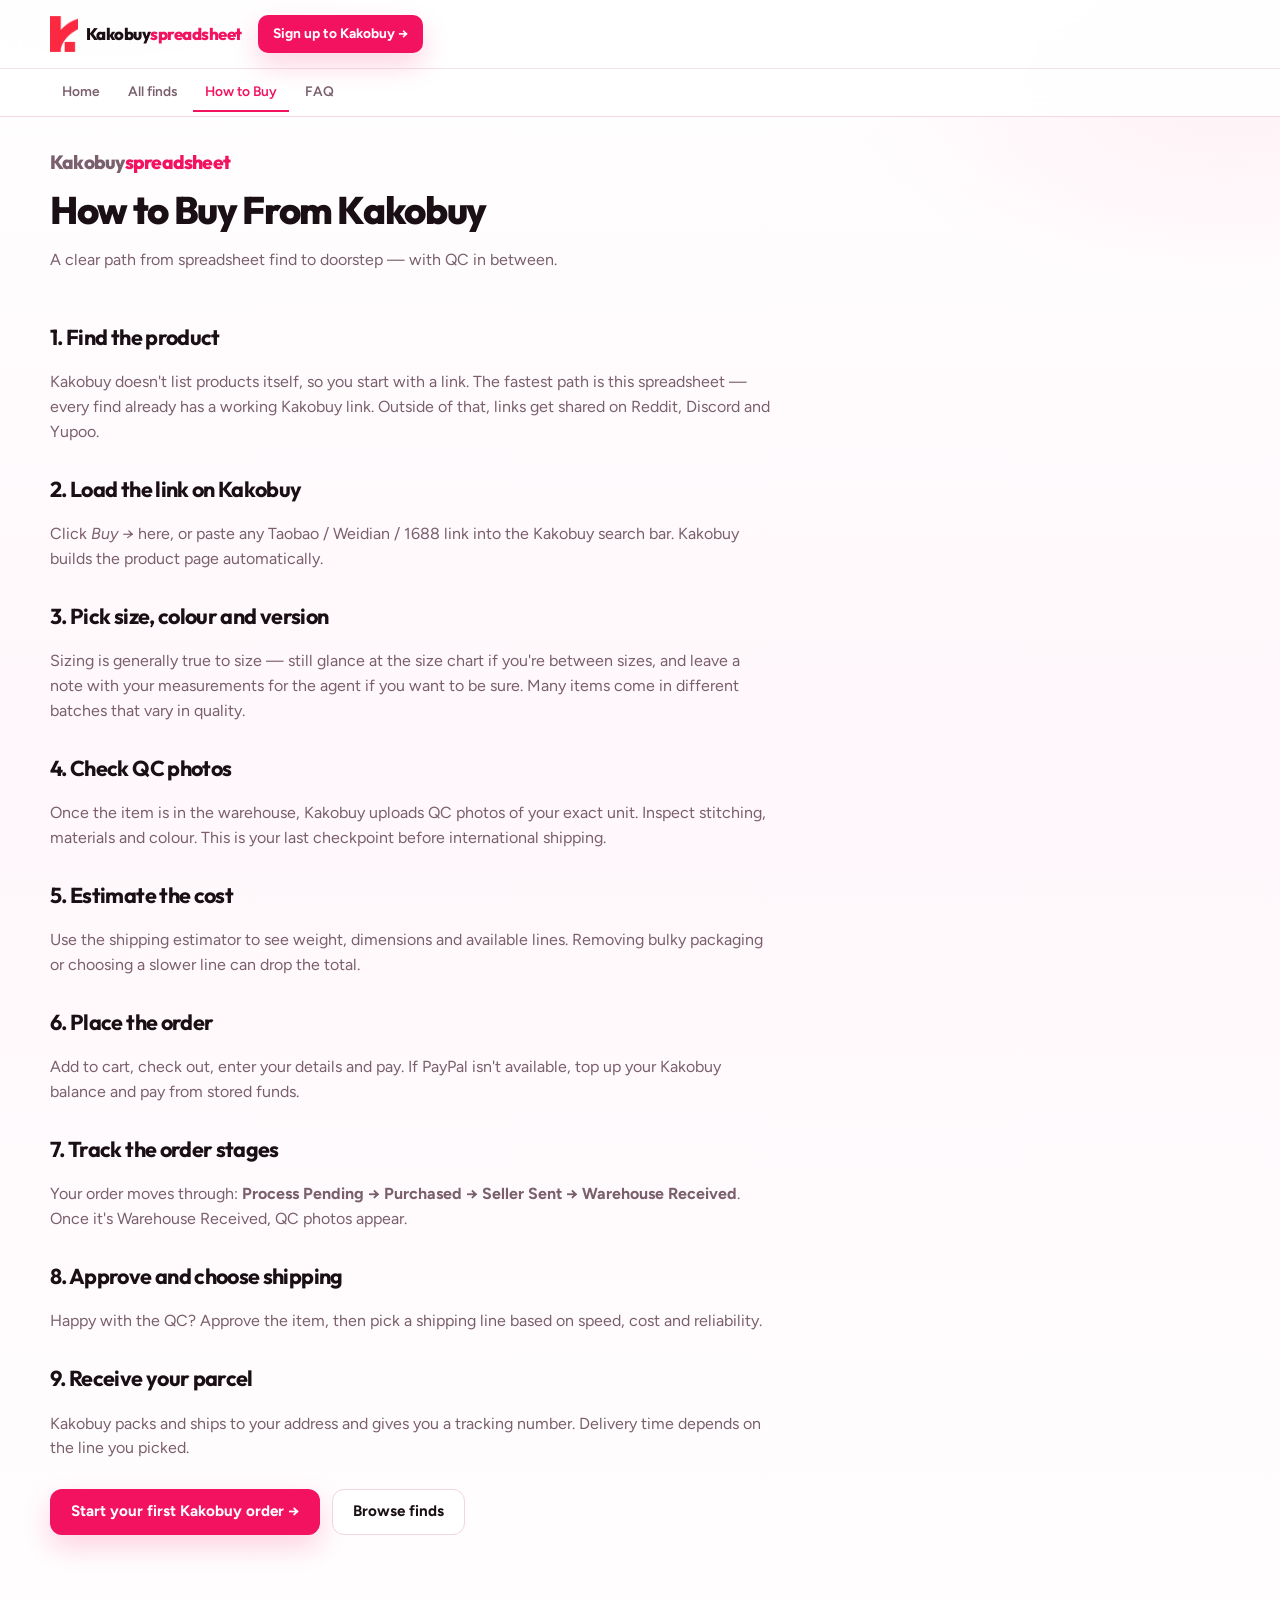
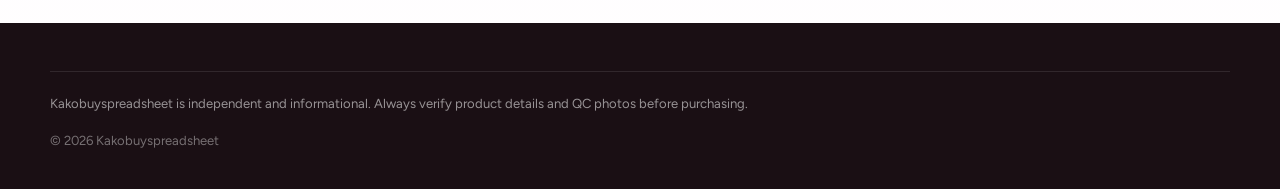
<file: guide.html>
<!DOCTYPE html>
<html lang="en">
<head>
  <meta charset="UTF-8" />
  <meta name="viewport" content="width=device-width, initial-scale=1" />
  <title>How to Buy — Kakobuyspreadsheet Guide</title>
  <meta name="description" content="Step-by-step Kakobuy buying guide: find a product, load the link, check QC photos, estimate shipping, and receive your haul." />
  <link rel="canonical" href="https://kakobuyselect.com/guide.html" />
  <link rel="icon" href="img/favicon.png" type="image/png" />
  <link rel="preconnect" href="https://fonts.googleapis.com" />
  <link rel="preconnect" href="https://fonts.gstatic.com" crossorigin />
  <link href="https://fonts.googleapis.com/css2?family=Figtree:wght@400;500;600;700&family=Outfit:wght@600;700;800&display=swap" rel="stylesheet" />
  <link rel="stylesheet" href="css/style.css" />
</head>
<body>
  <header class="site-header">
    <div class="wrap header-top">
      <a class="brand" href="/" aria-label="Kakobuyspreadsheet home">
        <img src="img/logo-k-transparent.png" alt="" width="28" height="36" />
        <span class="brand-text">Kakobuy<span>spreadsheet</span></span>
      </a>
      <div class="header-actions">
        <a class="btn btn-solid btn-sm" href="https://ikako.vip/r/9v88f" target="_blank" rel="noopener">Sign up to Kakobuy →</a>
        <button class="menu-toggle" type="button" id="menu-toggle" aria-label="Open menu" aria-expanded="false">
          <span></span><span></span><span></span>
        </button>
      </div>
    </div>
    <nav class="cat-nav" id="cat-nav" aria-label="Categories">
      <div class="wrap cat-nav-inner">
        <a href="/">Home</a>
        <a href="finds/">All finds</a>
        <a class="is-active" href="guide.html">How to Buy</a>
        <a href="/#faq">FAQ</a>
      </div>
    </nav>
  </header>

  <main class="wrap">
    <section class="page-hero">
      <p class="hero-brand" style="font-size:1.2rem;margin-bottom:8px">Kakobuy<em>spreadsheet</em></p>
      <h1>How to Buy From Kakobuy</h1>
      <p>A clear path from spreadsheet find to doorstep — with QC in between.</p>
    </section>

    <article class="guide-content section" style="padding-top:8px">
      <h2>1. Find the product</h2>
      <p>Kakobuy doesn't list products itself, so you start with a link. The fastest path is this spreadsheet — every find already has a working Kakobuy link. Outside of that, links get shared on Reddit, Discord and Yupoo.</p>

      <h2>2. Load the link on Kakobuy</h2>
      <p>Click <em>Buy →</em> here, or paste any Taobao / Weidian / 1688 link into the Kakobuy search bar. Kakobuy builds the product page automatically.</p>

      <h2>3. Pick size, colour and version</h2>
      <p>Sizing is generally true to size — still glance at the size chart if you're between sizes, and leave a note with your measurements for the agent if you want to be sure. Many items come in different batches that vary in quality.</p>

      <h2>4. Check QC photos</h2>
      <p>Once the item is in the warehouse, Kakobuy uploads QC photos of your exact unit. Inspect stitching, materials and colour. This is your last checkpoint before international shipping.</p>

      <h2>5. Estimate the cost</h2>
      <p>Use the shipping estimator to see weight, dimensions and available lines. Removing bulky packaging or choosing a slower line can drop the total.</p>

      <h2>6. Place the order</h2>
      <p>Add to cart, check out, enter your details and pay. If PayPal isn't available, top up your Kakobuy balance and pay from stored funds.</p>

      <h2>7. Track the order stages</h2>
      <p>Your order moves through: <strong>Process Pending → Purchased → Seller Sent → Warehouse Received</strong>. Once it's Warehouse Received, QC photos appear.</p>

      <h2>8. Approve and choose shipping</h2>
      <p>Happy with the QC? Approve the item, then pick a shipping line based on speed, cost and reliability.</p>

      <h2>9. Receive your parcel</h2>
      <p>Kakobuy packs and ships to your address and gives you a tracking number. Delivery time depends on the line you picked.</p>

      <p style="margin-top:28px">
        <a class="btn btn-solid" href="https://ikako.vip/r/9v88f" target="_blank" rel="noopener">Start your first Kakobuy order →</a>
        <a class="btn btn-ghost" href="finds/" style="margin-left:8px">Browse finds</a>
      </p>
    </article>
  </main>

  <footer class="site-footer">
    <div class="wrap footer-legal">
      <p>Kakobuyspreadsheet is independent and informational. Always verify product details and QC photos before purchasing.</p>
      <p class="copy">© 2026 Kakobuyspreadsheet</p>
    </div>
  </footer>

  <script>
    window.SITE_BASE = new URL("./", location.href).pathname.replace(/[^/]+$/, "");
    if (!window.SITE_BASE.endsWith("/")) window.SITE_BASE += "/";
  </script>
  <script src="js/analytics.js"></script>
  <script src="js/products.js"></script>
  <script src="js/main.js"></script>
</body>
</html>
</file>
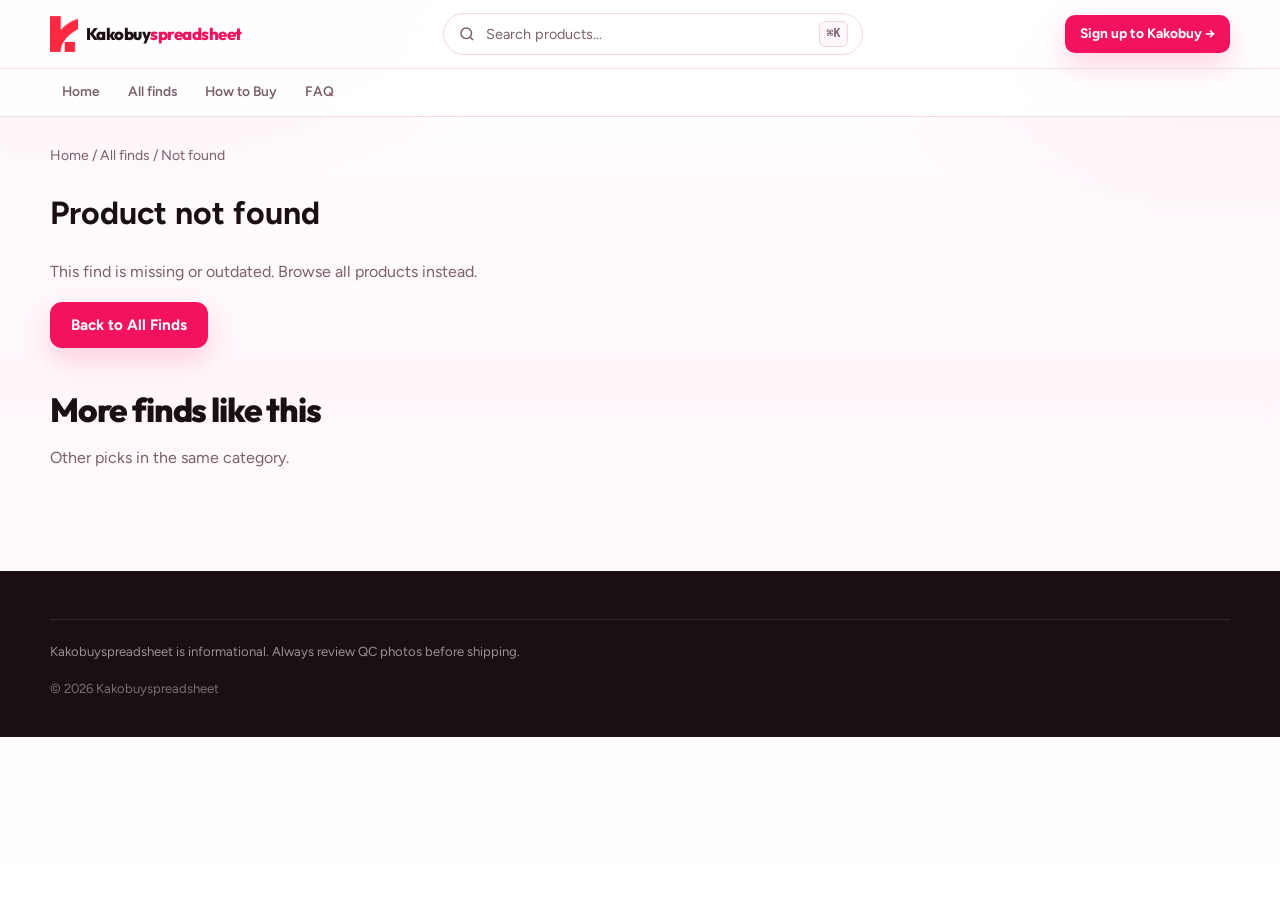
<file: item.html>
<!DOCTYPE html>
<html lang="en">
<head>
  <meta charset="UTF-8" />
  <meta name="viewport" content="width=device-width, initial-scale=1" />
  <title>Product | Kakobuyspreadsheet</title>
  <meta name="description" content="Kakobuyspreadsheet product details with USD pricing and direct Buy link." />
  <meta name="robots" content="index, follow, max-image-preview:large" />
  <link rel="canonical" href="https://kakobuyselect.com/item.html" />
  <link rel="icon" href="img/favicon.png" type="image/png" />
  <link rel="preconnect" href="https://fonts.googleapis.com" />
  <link rel="preconnect" href="https://fonts.gstatic.com" crossorigin />
  <link href="https://fonts.googleapis.com/css2?family=Figtree:wght@400;500;600;700&family=Outfit:wght@600;700;800&display=swap" rel="stylesheet" />
  <link rel="stylesheet" href="css/style.css" />
</head>
<body>
  <header class="site-header">
    <div class="wrap header-top">
      <a class="brand" href="/" aria-label="Kakobuyspreadsheet home">
        <img src="img/logo-k-transparent.png" alt="" width="28" height="36" />
        <span class="brand-text">Kakobuy<span>spreadsheet</span></span>
      </a>
      <button class="search-trigger" type="button" id="search-open" aria-label="Search products">
        <svg width="18" height="18" viewBox="0 0 24 24" fill="none" stroke="currentColor" stroke-width="2" aria-hidden="true"><circle cx="11" cy="11" r="7"/><path d="m20 20-3.5-3.5"/></svg>
        <span>Search products…</span>
        <kbd>⌘K</kbd>
      </button>
      <div class="header-actions">
        <a class="btn btn-solid btn-sm" href="https://ikako.vip/r/9v88f" target="_blank" rel="noopener">Sign up to Kakobuy →</a>
        <button class="menu-toggle" type="button" id="menu-toggle" aria-label="Open menu" aria-expanded="false">
          <span></span><span></span><span></span>
        </button>
      </div>
    </div>
    <nav class="cat-nav" id="cat-nav" aria-label="Categories">
      <div class="wrap cat-nav-inner">
        <a href="/">Home</a>
        <a href="finds/">All finds</a>
        <a href="guide.html">How to Buy</a>
        <a href="/#faq">FAQ</a>
      </div>
    </nav>
  </header>

  <main class="wrap item-page" id="item-page">
    <p class="item-crumb">Loading product…</p>
  </main>

  <section class="section related-section">
    <div class="wrap">
      <div class="section-head">
        <h2>More finds like this</h2>
        <p>Other picks in the same category.</p>
      </div>
      <div class="product-grid" id="related-grid"></div>
    </div>
  </section>

  <footer class="site-footer">
    <div class="wrap footer-legal">
      <p>Kakobuyspreadsheet is informational. Always review QC photos before shipping.</p>
      <p class="copy">© 2026 Kakobuyspreadsheet</p>
    </div>
  </footer>

  <div class="search-modal" id="search-modal" hidden>
    <div class="search-backdrop" data-close></div>
    <div class="search-panel" role="dialog" aria-modal="true" aria-label="Search products">
      <div class="search-bar">
        <svg width="18" height="18" viewBox="0 0 24 24" fill="none" stroke="currentColor" stroke-width="2" aria-hidden="true"><circle cx="11" cy="11" r="7"/><path d="m20 20-3.5-3.5"/></svg>
        <input type="search" id="search-input" placeholder="Search reps, brands, items…" autocomplete="off" />
        <button class="search-esc" type="button" data-close aria-label="Close search">Esc</button>
      </div>
      <div class="search-body">
        <div class="search-browse" id="search-browse">
          <div class="search-popular">
            <p class="search-section-label">Popular</p>
            <div class="search-popular-list" id="search-popular">
              <button type="button" data-q="Jordan 4">Jordan 4</button>
              <button type="button" data-q="Moncler">Moncler</button>
              <button type="button" data-q="Stone Island">Stone Island</button>
              <button type="button" data-q="Chrome Hearts" class="is-hot">Chrome Hearts</button>
              <button type="button" data-q="Corteiz">Corteiz</button>
              <button type="button" data-q="Ralph Lauren">Ralph Lauren</button>
              <button type="button" data-q="Nike Tech">Nike Tech</button>
              <button type="button" data-q="Trapstar">Trapstar</button>
            </div>
          </div>
          <div class="search-categories">
            <p class="search-section-label">Categories</p>
            <div class="search-cat-grid" id="search-cats">
              <a class="search-cat" href="finds/?cat=shoes"><span class="search-cat-icon" aria-hidden="true"><svg width="18" height="18" viewBox="0 0 24 24" fill="none" stroke="currentColor" stroke-width="1.7"><path d="M4 8h16l-1.2 9.2a2 2 0 0 1-2 1.8H7.2a2 2 0 0 1-2-1.8L4 8Z"/><path d="M9 8V6.5A2.5 2.5 0 0 1 11.5 4h1A2.5 2.5 0 0 1 15 6.5V8"/></svg></span>Shoes</a>
              <a class="search-cat" href="finds/?cat=tshirts"><span class="search-cat-icon" aria-hidden="true"><svg width="18" height="18" viewBox="0 0 24 24" fill="none" stroke="currentColor" stroke-width="1.7"><path d="M8 5 4 8v3l3-1v9h10V10l3 1V8l-4-3-2 2h-2L8 5Z"/></svg></span>T-Shirts</a>
              <a class="search-cat" href="finds/?cat=hoodies"><span class="search-cat-icon" aria-hidden="true"><svg width="18" height="18" viewBox="0 0 24 24" fill="none" stroke="currentColor" stroke-width="1.7"><path d="M9 6a3 3 0 0 1 6 0v2H9V6Z"/><path d="M8 8 4 10v10h16V10l-4-2"/><path d="M9 14h6"/></svg></span>Hoodies</a>
              <a class="search-cat" href="finds/?cat=jackets"><span class="search-cat-icon" aria-hidden="true"><svg width="18" height="18" viewBox="0 0 24 24" fill="none" stroke="currentColor" stroke-width="1.7"><path d="M8 6 4 9v11h16V9l-4-3-2 2h-4L8 6Z"/><path d="M12 8v12"/></svg></span>Jackets</a>
              <a class="search-cat" href="finds/?cat=bottoms"><span class="search-cat-icon" aria-hidden="true"><svg width="18" height="18" viewBox="0 0 24 24" fill="none" stroke="currentColor" stroke-width="1.7"><path d="M8 4h8l1 16h-4l-1-8-1 8H7L8 4Z"/></svg></span>Pants/Shorts</a>
              <a class="search-cat" href="finds/?cat=bags"><span class="search-cat-icon" aria-hidden="true"><svg width="18" height="18" viewBox="0 0 24 24" fill="none" stroke="currentColor" stroke-width="1.7"><path d="M6 9h12l-1 11H7L6 9Z"/><path d="M9 9V7a3 3 0 0 1 6 0v2"/></svg></span>Bags</a>
              <a class="search-cat" href="finds/?cat=watches"><span class="search-cat-icon" aria-hidden="true"><svg width="18" height="18" viewBox="0 0 24 24" fill="none" stroke="currentColor" stroke-width="1.7"><circle cx="12" cy="12" r="7"/><circle cx="12" cy="12" r="2"/></svg></span>Watches</a>
              <a class="search-cat" href="finds/?cat=accessories"><span class="search-cat-icon" aria-hidden="true"><svg width="18" height="18" viewBox="0 0 24 24" fill="none" stroke="currentColor" stroke-width="1.7"><path d="m12 3 2.2 6.6H21l-5.4 4 2.1 6.4L12 16.8 6.3 20l2.1-6.4L3 9.6h6.8L12 3Z"/></svg></span>Accessories</a>
            </div>
          </div>
        </div>
        <div class="search-results" id="search-results" hidden></div>
      </div>
    </div>
  </div>

  <script>
    window.SITE_BASE = new URL("./", location.href).pathname.replace(/[^/]+$/, "");
    if (!window.SITE_BASE.endsWith("/")) window.SITE_BASE += "/";
  </script>
  <script src="js/analytics.js"></script>
  <script src="js/products.js"></script>
  <script src="js/item.js"></script>
  <script src="js/main.js"></script>
</body>
</html>
</file>
<file: css/style.css>
:root {
  --bg: #ffffff;
  --bg-soft: #fff7fb;
  --bg-pink: #ffe8f2;
  --ink: #1a0f14;
  --muted: #7a5f6c;
  --line: #f3d4e3;
  --pink: #f31260;
  --pink-deep: #c9084f;
  --pink-mid: #ff4d8d;
  --pink-soft: #ffe4ef;
  --pink-glow: rgba(243, 18, 96, 0.18);
  --shadow: 0 18px 48px rgba(26, 15, 20, 0.08);
  --max: 1180px;
  --radius: 16px;
  --font-display: "Outfit", ui-sans-serif, system-ui, sans-serif;
  --font-body: "Figtree", ui-sans-serif, system-ui, sans-serif;
}

*,
*::before,
*::after { box-sizing: border-box; }

html { scroll-behavior: smooth; }

body {
  margin: 0;
  font-family: var(--font-body);
  color: var(--ink);
  background:
    radial-gradient(900px 480px at 8% -8%, rgba(243, 18, 96, 0.1), transparent 58%),
    radial-gradient(720px 400px at 96% 4%, rgba(255, 77, 141, 0.08), transparent 55%),
    linear-gradient(180deg, #ffffff 0%, var(--bg-soft) 42%, #ffffff 100%);
  line-height: 1.55;
  min-height: 100vh;
}

img { max-width: 100%; display: block; }
a { color: inherit; text-decoration: none; }
button { font: inherit; cursor: pointer; }
code {
  font-family: ui-monospace, SFMono-Regular, Menlo, monospace;
  background: var(--pink-soft);
  color: var(--pink-deep);
  padding: 0.1em 0.4em;
  border-radius: 6px;
  font-size: 0.92em;
}

.wrap {
  width: min(var(--max), calc(100% - 40px));
  margin: 0 auto;
}

.skip-link {
  position: absolute;
  left: -999px;
  top: 0;
  background: var(--pink);
  color: #fff;
  padding: 8px 14px;
  z-index: 100;
}
.skip-link:focus { left: 12px; top: 12px; }

/* Buttons */
.btn {
  display: inline-flex;
  align-items: center;
  justify-content: center;
  gap: 8px;
  min-height: 46px;
  padding: 0 20px;
  border-radius: 12px;
  border: 1.5px solid transparent;
  font-weight: 700;
  font-size: 0.95rem;
  transition: transform 0.2s ease, background 0.2s ease, color 0.2s ease, box-shadow 0.2s ease, border-color 0.2s ease;
}
.btn:hover { transform: translateY(-1px); }
.btn-sm { min-height: 38px; padding: 0 14px; font-size: 0.86rem; border-radius: 10px; }

.btn-solid {
  background: #F31260;
  color: #fff;
  box-shadow: 0 12px 28px var(--pink-glow);
}
.btn-solid:hover {
  background: #d90f54;
  box-shadow: 0 16px 34px rgba(243, 18, 96, 0.3);
}

.btn-light {
  background: #fff;
  color: var(--pink-deep);
  box-shadow: 0 10px 24px rgba(26, 15, 20, 0.12);
}
.btn-light:hover { background: var(--pink-soft); }

.btn-ghost {
  background: #fff;
  border-color: var(--line);
  color: var(--ink);
}
.btn-ghost:hover { border-color: var(--pink); color: var(--pink); }

.btn-outline {
  background: transparent;
  border-color: var(--line);
  color: var(--ink);
}
.btn-outline:hover { border-color: var(--pink); color: var(--pink); }

/* Header */
.site-header {
  position: sticky;
  top: 0;
  z-index: 50;
  background: rgba(255, 255, 255, 0.88);
  backdrop-filter: blur(16px);
  border-bottom: 1px solid rgba(243, 212, 227, 0.9);
}

.header-top {
  display: flex;
  align-items: center;
  gap: 16px;
  min-height: 68px;
}

.brand {
  display: flex;
  align-items: center;
  gap: 8px;
  flex: 0 0 auto;
}
.brand img { width: 28px; height: 36px; object-fit: contain; }
.brand-text {
  font-family: var(--font-display);
  font-weight: 800;
  font-size: 1.05rem;
  letter-spacing: -0.03em;
}
.brand-text span { color: var(--pink); }

.search-trigger {
  flex: 1 1 auto;
  max-width: 420px;
  margin: 0 auto;
  display: flex;
  align-items: center;
  gap: 10px;
  min-height: 42px;
  padding: 0 14px;
  border-radius: 999px;
  border: 1px solid var(--line);
  background: #fff;
  color: var(--muted);
  transition: border-color 0.2s ease, box-shadow 0.2s ease;
}
.search-trigger:hover,
.search-trigger:focus-visible {
  border-color: var(--pink);
  box-shadow: 0 0 0 3px var(--pink-glow);
  outline: none;
}
.search-trigger span { flex: 1; text-align: left; font-size: 0.9rem; }
.search-trigger kbd,
.search-bar kbd {
  font-size: 0.72rem;
  font-weight: 600;
  padding: 3px 7px;
  border-radius: 6px;
  border: 1px solid var(--line);
  background: var(--bg-soft);
  color: var(--muted);
}

.header-actions {
  display: flex;
  align-items: center;
  gap: 10px;
  flex: 0 0 auto;
}

.icon-btn {
  width: 40px;
  height: 40px;
  border-radius: 10px;
  border: 1px solid transparent;
  background: transparent;
  color: var(--ink);
  display: grid;
  place-items: center;
}
.icon-btn:hover { background: var(--pink-soft); color: var(--pink); }

.agent-chip,
.currency-chip {
  display: inline-flex;
  align-items: center;
  gap: 6px;
  min-height: 36px;
  padding: 0 10px;
  border-radius: 10px;
  border: 1px solid var(--line);
  background: #fff;
  font-size: 0.82rem;
  font-weight: 700;
}
.agent-chip img { width: 14px; height: 18px; object-fit: contain; }

.menu-toggle {
  display: none;
  width: 42px;
  height: 42px;
  border: 1px solid var(--line);
  border-radius: 12px;
  background: #fff;
  align-items: center;
  justify-content: center;
  flex-direction: column;
  gap: 5px;
}
.menu-toggle span {
  width: 18px;
  height: 2px;
  background: var(--ink);
  border-radius: 2px;
}

.cat-nav {
  border-top: 1px solid rgba(243, 212, 227, 0.7);
  overflow-x: auto;
  scrollbar-width: none;
}
.cat-nav::-webkit-scrollbar { display: none; }
.cat-nav-inner {
  display: flex;
  align-items: center;
  gap: 4px;
  min-height: 46px;
  padding: 4px 0;
}
.cat-nav a {
  flex: 0 0 auto;
  padding: 8px 12px;
  font-size: 0.86rem;
  font-weight: 600;
  color: var(--muted);
  border-bottom: 2px solid transparent;
  transition: color 0.2s ease, border-color 0.2s ease;
}
.cat-nav a:hover { color: var(--ink); }
.cat-nav a.is-active {
  color: var(--pink);
  border-bottom-color: var(--pink);
}

/* Hero */
.hero {
  position: relative;
  padding: 56px 0 28px;
  overflow: hidden;
  isolation: isolate;
}

.hero-atmosphere {
  position: absolute;
  inset: 0;
  background:
    radial-gradient(ellipse 60% 70% at 70% 40%, rgba(243, 18, 96, 0.12), transparent 70%),
    linear-gradient(120deg, transparent 40%, rgba(255, 228, 239, 0.5) 100%);
  pointer-events: none;
  z-index: 0;
  animation: drift 12s ease-in-out infinite alternate;
}

@keyframes drift {
  from { transform: translate3d(0, 0, 0) scale(1); }
  to { transform: translate3d(-12px, 8px, 0) scale(1.03); }
}

.hero-grid {
  position: relative;
  z-index: 1;
  display: grid;
  grid-template-columns: 1.15fr 0.85fr;
  gap: 36px;
  align-items: center;
}

.hero-brand {
  margin: 0 0 10px;
  font-family: var(--font-display);
  font-size: clamp(1.6rem, 3.2vw, 2.2rem);
  font-weight: 800;
  letter-spacing: -0.04em;
  line-height: 1;
}
.hero-brand em {
  font-style: normal;
  color: var(--pink);
}

.hero-copy h1 {
  margin: 0 0 16px;
  font-family: var(--font-display);
  font-size: clamp(2rem, 4.2vw, 3.1rem);
  font-weight: 800;
  letter-spacing: -0.04em;
  line-height: 1.08;
}
.hero-copy h1 span { color: var(--pink); }

.hero-lede {
  margin: 0 0 24px;
  max-width: 34rem;
  color: var(--muted);
  font-size: 1.05rem;
}
.hero-lede strong { color: var(--ink); }

.hero-actions {
  display: flex;
  flex-wrap: wrap;
  align-items: center;
  gap: 12px;
}

.updated-pill {
  display: inline-flex;
  align-items: center;
  min-height: 40px;
  padding: 0 14px;
  border-radius: 999px;
  background: var(--bg-pink);
  color: var(--pink-deep);
  font-size: 0.84rem;
  font-weight: 700;
}

.hero-promo {
  position: relative;
  overflow: hidden;
  min-height: 260px;
  padding: 32px 28px;
  border-radius: 24px;
  background: linear-gradient(145deg, #ff6b9d 0%, var(--pink) 45%, var(--pink-deep) 100%);
  color: #fff;
  box-shadow: 0 24px 60px rgba(243, 18, 96, 0.28);
  animation: promoIn 0.7s cubic-bezier(0.22, 1, 0.36, 1) both;
}

@keyframes promoIn {
  from { opacity: 0; transform: translateY(18px) scale(0.98); }
  to { opacity: 1; transform: none; }
}

.promo-eyebrow {
  margin: 0 0 10px;
  font-size: 0.85rem;
  font-weight: 600;
  opacity: 0.9;
}
.hero-promo h2 {
  margin: 0 0 22px;
  max-width: 14ch;
  font-family: var(--font-display);
  font-size: clamp(1.5rem, 2.4vw, 1.9rem);
  font-weight: 800;
  letter-spacing: -0.03em;
  line-height: 1.15;
}

.promo-ticket {
  position: absolute;
  right: 18px;
  bottom: 18px;
  width: 110px;
  height: 140px;
  border-radius: 14px;
  background: #fff;
  color: var(--pink-deep);
  display: flex;
  flex-direction: column;
  align-items: center;
  justify-content: center;
  gap: 2px;
  box-shadow: 0 16px 40px rgba(26, 15, 20, 0.18);
  transform: rotate(8deg);
  animation: ticketFloat 4s ease-in-out infinite;
}
.promo-ticket span {
  font-size: 0.65rem;
  font-weight: 800;
  letter-spacing: 0.12em;
}
.promo-ticket strong {
  font-family: var(--font-display);
  font-size: 1.8rem;
  line-height: 1;
}
.promo-ticket small {
  font-size: 0.65rem;
  font-weight: 700;
  letter-spacing: 0.08em;
}

@keyframes ticketFloat {
  0%, 100% { transform: rotate(8deg) translateY(0); }
  50% { transform: rotate(6deg) translateY(-6px); }
}

/* Coupons */
.coupons { padding: 8px 0 12px; }
.coupons-row {
  display: grid;
  grid-template-columns: 1fr 1fr;
  gap: 14px;
}
.coupon {
  display: flex;
  align-items: center;
  gap: 16px;
  padding: 16px 18px;
  border-radius: var(--radius);
  border: 1px solid var(--line);
  background: #fff;
  box-shadow: var(--shadow);
}
.coupon-badge {
  flex: 0 0 auto;
  min-width: 84px;
  padding: 10px 12px;
  border-radius: 12px;
  background: linear-gradient(135deg, var(--pink-mid), var(--pink));
  color: #fff;
  font-family: var(--font-display);
  font-weight: 800;
  font-size: 0.82rem;
  text-align: center;
  letter-spacing: -0.02em;
}
.coupon-badge.soft {
  background: var(--pink-soft);
  color: var(--pink-deep);
}
.coupon strong { display: block; font-size: 0.98rem; }
.coupon p { margin: 2px 0 0; color: var(--muted); font-size: 0.86rem; }
.coupon .btn { margin-left: auto; }

/* Sections */
.section { padding: 48px 0; }
.section-head { margin-bottom: 28px; max-width: 40rem; }
.section-head h2 {
  margin: 0 0 10px;
  font-family: var(--font-display);
  font-size: clamp(1.55rem, 2.8vw, 2.1rem);
  font-weight: 800;
  letter-spacing: -0.035em;
}
.section-head p { margin: 0; color: var(--muted); }
.section-cta { margin-top: 28px; }

/* Category circles */
.cat-circles {
  display: grid;
  grid-template-columns: repeat(12, minmax(0, 1fr));
  gap: 12px;
}
.cat-circles a {
  display: flex;
  flex-direction: column;
  align-items: center;
  gap: 10px;
  text-align: center;
  font-size: 0.78rem;
  font-weight: 700;
  color: var(--ink);
  transition: transform 0.2s ease, color 0.2s ease;
}
.cat-circles a:hover {
  transform: translateY(-3px);
  color: var(--pink);
}
.cat-dot {
  width: 72px;
  height: 72px;
  border-radius: 50%;
  overflow: hidden;
  border: 2px solid var(--line);
  background: var(--bg-soft);
  box-shadow: 0 8px 20px rgba(26, 15, 20, 0.06);
  transition: border-color 0.2s ease, box-shadow 0.2s ease;
}
.cat-circles a:hover .cat-dot {
  border-color: var(--pink);
  box-shadow: 0 10px 24px var(--pink-glow);
}
.cat-dot img {
  width: 100%;
  height: 100%;
  object-fit: cover;
}

/* Product grid */
.product-grid {
  display: grid;
  grid-template-columns: repeat(4, minmax(0, 1fr));
  gap: 16px;
}

.product-card {
  display: flex;
  flex-direction: column;
  border-radius: 18px;
  border: 1px solid var(--line);
  background: #fff;
  overflow: hidden;
  box-shadow: 0 10px 28px rgba(26, 15, 20, 0.05);
  transition: transform 0.22s ease, box-shadow 0.22s ease, border-color 0.22s ease;
}

.product-card:hover {
  transform: translateY(-4px);
  border-color: #f7b8d0;
  box-shadow: 0 18px 40px rgba(243, 18, 96, 0.12);
}

.product-media {
  position: relative;
  aspect-ratio: 1;
  background: var(--bg-soft);
  overflow: hidden;
}
.product-media img {
  width: 100%;
  height: 100%;
  object-fit: cover;
  transition: transform 0.35s ease;
}
.product-card:hover .product-media img { transform: scale(1.04); }

.fav-btn {
  position: absolute;
  top: 10px;
  right: 10px;
  width: 34px;
  height: 34px;
  border-radius: 50%;
  border: none;
  background: rgba(255, 255, 255, 0.92);
  color: var(--muted);
  display: grid;
  place-items: center;
  box-shadow: 0 4px 12px rgba(26, 15, 20, 0.1);
}
.fav-btn:hover,
.fav-btn.is-on { color: var(--pink); }

.product-body {
  display: flex;
  flex-direction: column;
  gap: 6px;
  padding: 14px 14px 16px;
  flex: 1;
}
.product-cat {
  font-size: 0.68rem;
  font-weight: 700;
  letter-spacing: 0.08em;
  text-transform: uppercase;
  color: var(--muted);
}
.product-title {
  margin: 0;
  font-size: 0.98rem;
  font-weight: 700;
  letter-spacing: -0.02em;
  line-height: 1.3;
}
.product-title a:hover { color: var(--pink); }
.product-media > a {
  display: block;
  width: 100%;
  height: 100%;
}
.product-price {
  margin: 2px 0 10px;
  font-family: var(--font-display);
  font-size: 1.15rem;
  font-weight: 800;
  color: var(--ink);
}
.product-actions {
  display: grid;
  grid-template-columns: 1fr 1.2fr;
  gap: 8px;
  margin-top: auto;
}
.product-actions .btn {
  min-height: 38px;
  padding: 0 10px;
  font-size: 0.78rem;
  border-radius: 10px;
}

/* How steps */
.steps {
  list-style: none;
  margin: 0 0 24px;
  padding: 0;
  display: grid;
  grid-template-columns: repeat(3, 1fr);
  gap: 16px;
}
.steps li {
  padding: 22px 20px;
  border-radius: var(--radius);
  border: 1px solid var(--line);
  background: #fff;
}
.step-num {
  display: block;
  margin-bottom: 10px;
  font-family: var(--font-display);
  font-size: 2rem;
  font-weight: 800;
  color: var(--pink);
  line-height: 1;
}
.steps h3 {
  margin: 0 0 8px;
  font-size: 1.05rem;
}
.steps p {
  margin: 0;
  color: var(--muted);
  font-size: 0.94rem;
}

/* About */
.about-grid {
  display: grid;
  grid-template-columns: 1.1fr 0.9fr;
  gap: 36px;
  align-items: center;
}
.about-agent h2 {
  margin: 0 0 14px;
  font-family: var(--font-display);
  font-size: clamp(1.55rem, 2.8vw, 2.1rem);
  font-weight: 800;
  letter-spacing: -0.035em;
}
.about-agent p {
  color: var(--muted);
  margin: 0 0 14px;
}
.about-agent .btn { margin-top: 8px; }
.about-visual {
  margin: 0;
  border-radius: 24px;
  overflow: hidden;
  border: 1px solid var(--line);
  box-shadow: var(--shadow);
}
.about-visual img {
  width: 100%;
  aspect-ratio: 4/5;
  object-fit: cover;
}

/* Why */
.why-grid {
  display: grid;
  grid-template-columns: repeat(4, 1fr);
  gap: 14px;
}
.why-grid article {
  padding: 22px 18px;
  border-radius: var(--radius);
  background: #fff;
  border: 1px solid var(--line);
}
.why-grid h3 {
  margin: 0 0 8px;
  font-size: 1.02rem;
}
.why-grid p {
  margin: 0;
  color: var(--muted);
  font-size: 0.92rem;
}

/* FAQ */
.faq-wrap { max-width: 760px; }
.faq-list { display: flex; flex-direction: column; gap: 10px; }
.faq-list details {
  border: 1px solid var(--line);
  border-radius: 14px;
  background: #fff;
  padding: 4px 18px;
}
.faq-list summary {
  cursor: pointer;
  list-style: none;
  padding: 16px 0;
  font-weight: 700;
  font-size: 1rem;
  position: relative;
  padding-right: 28px;
}
.faq-list summary::-webkit-details-marker { display: none; }
.faq-list summary::after {
  content: "+";
  position: absolute;
  right: 0;
  top: 50%;
  transform: translateY(-50%);
  color: var(--pink);
  font-size: 1.3rem;
  font-weight: 700;
}
.faq-list details[open] summary::after { content: "–"; }
.faq-list details p {
  margin: 0 0 16px;
  color: var(--muted);
}

/* Footer */
.site-footer {
  margin-top: 24px;
  padding: 48px 0 28px;
  background: #1a0f14;
  color: rgba(255, 255, 255, 0.78);
}
.footer-grid {
  display: grid;
  grid-template-columns: 1.4fr 1fr 1fr;
  gap: 32px;
  margin-bottom: 36px;
}
.footer-brand-block .brand-text { color: #fff; }
.footer-brand-block .brand-text span { color: var(--pink-mid); }
.footer-brand-block p {
  margin: 12px 0 0;
  max-width: 28rem;
  font-size: 0.92rem;
}
.site-footer h3 {
  margin: 0 0 14px;
  color: #fff;
  font-size: 0.9rem;
  letter-spacing: 0.04em;
  text-transform: uppercase;
}
.footer-links {
  display: flex;
  flex-direction: column;
  gap: 8px;
}
.footer-links a {
  font-size: 0.92rem;
  color: rgba(255, 255, 255, 0.7);
  transition: color 0.2s ease;
}
.footer-links a:hover { color: var(--pink-mid); }
.footer-legal {
  border-top: 1px solid rgba(255, 255, 255, 0.1);
  padding-top: 22px;
}
.footer-legal p {
  margin: 0 0 10px;
  font-size: 0.82rem;
  line-height: 1.55;
  color: rgba(255, 255, 255, 0.55);
}
.footer-legal .copy {
  margin-top: 16px;
  color: rgba(255, 255, 255, 0.4);
}

/* Search modal */
.search-modal[hidden] { display: none; }
.search-modal {
  position: fixed;
  inset: 0;
  z-index: 80;
  display: grid;
  place-items: start center;
  padding: 10vh 16px 24px;
}
.search-backdrop {
  position: absolute;
  inset: 0;
  background: rgba(26, 15, 20, 0.4);
  backdrop-filter: blur(4px);
}
.search-panel {
  position: relative;
  width: min(560px, 100%);
  border-radius: 20px;
  background: #fff;
  box-shadow: 0 28px 80px rgba(26, 15, 20, 0.22);
  overflow: hidden;
  animation: promoIn 0.28s ease both;
}
.search-bar {
  display: flex;
  align-items: center;
  gap: 10px;
  margin: 16px 16px 0;
  padding: 0 14px;
  min-height: 48px;
  border-radius: 999px;
  border: 1px solid var(--line);
  background: #f6f2f4;
  color: var(--muted);
}
.search-bar input {
  flex: 1;
  border: none;
  outline: none;
  font: inherit;
  font-size: 0.98rem;
  color: var(--ink);
  background: transparent;
}
.search-bar input::placeholder { color: #9a8490; }
.search-esc {
  flex: 0 0 auto;
  min-height: 28px;
  padding: 0 10px;
  border-radius: 999px;
  border: 1px solid var(--line);
  background: #fff;
  color: var(--pink);
  font-size: 0.72rem;
  font-weight: 700;
  letter-spacing: 0.02em;
  cursor: pointer;
}
.search-esc:hover { background: var(--pink-soft); }

.search-body {
  max-height: min(68vh, 520px);
  overflow: auto;
  padding: 18px 20px 22px;
}
.search-browse[hidden],
.search-results[hidden] { display: none; }

.search-section-label {
  margin: 0 0 12px;
  font-size: 0.72rem;
  font-weight: 700;
  letter-spacing: 0.1em;
  text-transform: uppercase;
  color: #9a8490;
}
.search-popular { margin-bottom: 22px; }
.search-popular-list {
  display: flex;
  flex-wrap: wrap;
  gap: 10px 18px;
}
.search-popular-list button {
  border: none;
  background: none;
  padding: 0;
  font-size: 0.98rem;
  font-weight: 700;
  color: var(--ink);
  letter-spacing: -0.01em;
}
.search-popular-list button:hover,
.search-popular-list button.is-hot {
  color: #F31260;
}

.search-cat-grid {
  display: grid;
  grid-template-columns: repeat(4, minmax(0, 1fr));
  gap: 10px 12px;
}
.search-cat {
  display: flex;
  align-items: center;
  gap: 10px;
  min-height: 44px;
  padding: 6px 4px;
  border-radius: 12px;
  color: var(--ink);
  font-size: 0.9rem;
  font-weight: 700;
  transition: background 0.15s ease, color 0.15s ease;
}
.search-cat:hover {
  background: var(--pink-soft);
  color: #F31260;
}
.search-cat-icon {
  width: 36px;
  height: 36px;
  border-radius: 10px;
  background: #f3eef1;
  color: var(--ink);
  display: grid;
  place-items: center;
  flex: 0 0 auto;
}
.search-cat:hover .search-cat-icon {
  background: #ffe0ec;
  color: #F31260;
}

.search-results { padding: 4px 0 0; }
.search-see-all {
  display: flex;
  align-items: center;
  justify-content: space-between;
  margin-bottom: 8px;
  padding: 10px 12px;
  border-radius: 12px;
  background: var(--pink-soft);
  color: #F31260;
  font-size: 0.9rem;
  font-weight: 700;
}
.search-see-all:hover { background: #ffd6e6; }
.search-empty {
  padding: 28px 8px;
  text-align: center;
  color: var(--muted);
  font-size: 0.92rem;
}
.search-item {
  display: flex;
  align-items: center;
  gap: 12px;
  padding: 10px 8px;
  border-radius: 12px;
  transition: background 0.15s ease;
}
.search-item:hover { background: var(--pink-soft); }
.search-item img {
  width: 48px;
  height: 48px;
  border-radius: 10px;
  object-fit: cover;
  background: var(--bg-soft);
}
.search-item strong {
  display: block;
  font-size: 0.92rem;
}
.search-item span {
  font-size: 0.82rem;
  color: var(--muted);
}

@media (max-width: 640px) {
  .search-cat-grid { grid-template-columns: repeat(2, minmax(0, 1fr)); }
}

/* Finds page */
.page-hero {
  padding: 36px 0 12px;
}
.page-hero h1 {
  margin: 0 0 8px;
  font-family: var(--font-display);
  font-size: clamp(1.8rem, 3.2vw, 2.4rem);
  font-weight: 800;
  letter-spacing: -0.035em;
}
.page-hero p { margin: 0; color: var(--muted); }

.filter-bar {
  display: flex;
  flex-wrap: wrap;
  gap: 8px;
  margin: 20px 0 24px;
}
.filter-bar button {
  min-height: 36px;
  padding: 0 14px;
  border-radius: 999px;
  border: 1px solid var(--line);
  background: #fff;
  font-size: 0.84rem;
  font-weight: 700;
  color: var(--muted);
}
.filter-bar button.is-active,
.filter-bar button:hover {
  border-color: var(--pink);
  color: var(--pink);
  background: var(--pink-soft);
}

/* Item detail */
.item-page { padding: 28px 0 8px; }
.item-crumb {
  margin: 0 0 20px;
  font-size: 0.88rem;
  color: var(--muted);
}
.item-crumb a:hover { color: var(--pink); }
.item-layout {
  display: grid;
  grid-template-columns: 1.05fr 0.95fr;
  gap: 36px;
  align-items: start;
}
.item-gallery {
  position: relative;
  border-radius: 22px;
  overflow: hidden;
  border: 1px solid var(--line);
  background: var(--bg-soft);
  box-shadow: var(--shadow);
}
.item-gallery img {
  width: 100%;
  aspect-ratio: 1;
  object-fit: cover;
}
.item-badge {
  position: absolute;
  top: 14px;
  left: 14px;
  z-index: 1;
  padding: 6px 12px;
  border-radius: 999px;
  background: #F31260;
  color: #fff;
  font-size: 0.75rem;
  font-weight: 800;
  letter-spacing: 0.04em;
  text-transform: uppercase;
}
.item-tags {
  display: flex;
  flex-wrap: wrap;
  gap: 8px;
  margin-bottom: 14px;
}
.tag {
  display: inline-flex;
  align-items: center;
  min-height: 28px;
  padding: 0 10px;
  border-radius: 999px;
  background: var(--pink-soft);
  color: var(--pink-deep);
  font-size: 0.75rem;
  font-weight: 700;
}
.tag-qc { background: #fff0f6; }
.item-info h1 {
  margin: 0 0 12px;
  font-family: var(--font-display);
  font-size: clamp(1.6rem, 3vw, 2.2rem);
  font-weight: 800;
  letter-spacing: -0.035em;
  line-height: 1.15;
}
.item-lede {
  margin: 0 0 18px;
  color: var(--muted);
  font-size: 1rem;
}
.item-price {
  margin: 0 0 22px;
  font-family: var(--font-display);
  font-size: 1.6rem;
  font-weight: 800;
}
.item-price span {
  margin-left: 8px;
  font-size: 1rem;
  font-weight: 600;
  color: var(--muted);
}
.item-actions {
  display: flex;
  flex-wrap: wrap;
  gap: 10px;
  margin-bottom: 22px;
}
.item-notes {
  margin: 0;
  padding: 16px 18px 16px 34px;
  border-radius: 14px;
  border: 1px solid var(--line);
  background: #fff;
  color: var(--muted);
  font-size: 0.9rem;
}
.item-notes li { margin: 6px 0; }
.related-section { padding-top: 12px; }

.guide-content {
  max-width: 720px;
}
.guide-content h2 {
  margin: 28px 0 10px;
  font-family: var(--font-display);
  font-size: 1.35rem;
  letter-spacing: -0.03em;
}
.guide-content p,
.guide-content li {
  color: var(--muted);
}
.guide-content ol { padding-left: 1.2rem; }

/* Responsive */
@media (max-width: 1100px) {
  .cat-circles { grid-template-columns: repeat(6, 1fr); }
  .product-grid { grid-template-columns: repeat(3, 1fr); }
  .why-grid { grid-template-columns: repeat(2, 1fr); }
}

@media (max-width: 860px) {
  .search-trigger { display: none; }
  .agent-chip,
  .currency-chip { display: none; }
  .header-actions .btn-solid { display: none; }
  .menu-toggle { display: inline-flex; }

  .cat-nav {
    display: none;
    border-top: none;
    background: #fff;
  }
  .cat-nav.is-open {
    display: block;
    position: absolute;
    left: 0;
    right: 0;
    top: 68px;
    border-bottom: 1px solid var(--line);
    box-shadow: var(--shadow);
    max-height: 70vh;
    overflow: auto;
  }
  .cat-nav-inner {
    flex-direction: column;
    align-items: stretch;
    padding: 12px 0 18px;
  }
  .cat-nav a {
    border-bottom: none;
    border-left: 3px solid transparent;
    padding: 10px 16px;
  }
  .cat-nav a.is-active {
    border-left-color: var(--pink);
    background: var(--pink-soft);
  }

  .hero-grid,
  .about-grid,
  .coupons-row,
  .steps,
  .footer-grid,
  .item-layout {
    grid-template-columns: 1fr;
  }
  .hero { padding-top: 36px; }
  .hero-promo { min-height: 220px; }
  .cat-circles { grid-template-columns: repeat(4, 1fr); }
  .product-grid { grid-template-columns: repeat(2, 1fr); }
  .promo-ticket { width: 90px; height: 116px; }
}

@media (max-width: 520px) {
  .wrap { width: min(var(--max), calc(100% - 28px)); }
  .cat-circles { grid-template-columns: repeat(3, 1fr); }
  .why-grid { grid-template-columns: 1fr; }
  .product-actions { grid-template-columns: 1fr; }
  .coupon { flex-wrap: wrap; }
  .coupon .btn { margin-left: 0; width: 100%; }
}
</file>
